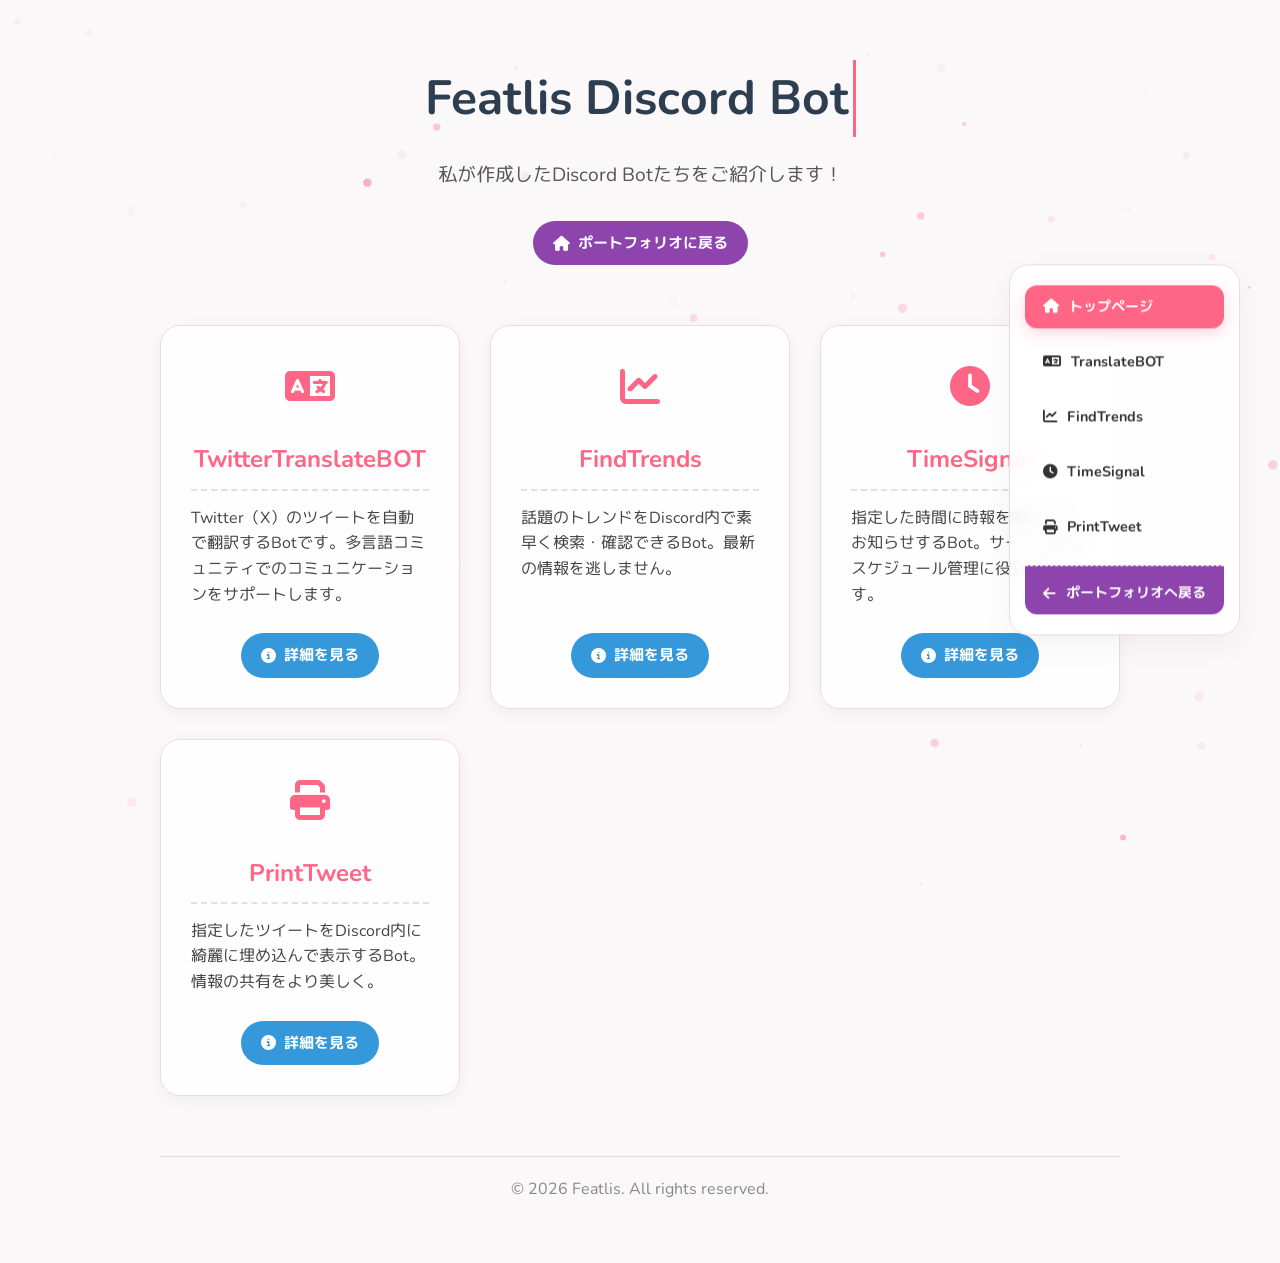
<file: index.html>
<!DOCTYPE html>
<html lang="ja">
<head>
    <meta charset="UTF-8">
    <meta name="viewport" content="width=device-width, initial-scale=1.0">
    <title>Featlis Discord Bots</title>
    <link href="https://fonts.googleapis.com/css2?family=M+PLUS+Rounded+1c:wght@400;700&family=Nunito:wght@400;700&display=swap" rel="stylesheet">
    <link rel="stylesheet" href="https://cdnjs.cloudflare.com/ajax/libs/font-awesome/6.4.0/css/all.min.css">
    <link rel="stylesheet" href="css/style.css">
    <link rel="icon" type="image/png" href="favicon.png">
    <link rel="apple-touch-icon" href="favicon.png">
</head>
<body>
    <!-- 幾何学的な動的パーティクルを描画するキャンバス -->
    <canvas id="particles"></canvas>

    <div class="container">
        <header class="fade-in">
            <h1 class="typing-effect">Featlis Discord Bots</h1>
            <p class="subtitle">私が作成したDiscord Botたちをご紹介します！</p>
            <div style="margin-top: 30px;">
                <a href="https://featlis.github.io" class="btn btn-portfolio">
                    <i class="fa-solid fa-house"></i> ポートフォリオに戻る
                </a>
            </div>
        </header>

        <main>
            <div class="bot-grid">
                <!-- Bot 1 -->
                <div class="card fade-in-up">
                    <div class="card-icon"><i class="fa-solid fa-language"></i></div>
                    <h2>TwitterTranslateBOT</h2>
                    <p>Twitter（X）のツイートを自動で翻訳するBotです。多言語コミュニティでのコミュニケーションをサポートします。</p>
                    <div class="card-actions">
                        <!-- <a href="https://github.com/featlis/TwitterTranslateBOTforDiscord" target="_blank" class="btn btn-github">
                            <i class="fa-brands fa-github"></i> GitHub
                        </a> -->
                        <a href="twitter-translate-bot.html" class="btn btn-detail">
                            <i class="fa-solid fa-circle-info"></i> 詳細を見る
                        </a>
                    </div>
                </div>

                <!-- Bot 2 -->
                <div class="card fade-in-up">
                    <div class="card-icon"><i class="fa-solid fa-chart-line"></i></div>
                    <h2>FindTrends</h2>
                    <p>話題のトレンドをDiscord内で素早く検索・確認できるBot。最新の情報を逃しません。</p>
                    <div class="card-actions">
                        <!-- <a href="https://github.com/featlis/FindTrends-for-Discord" target="_blank" class="btn btn-github">
                            <i class="fa-brands fa-github"></i> GitHub
                        </a> -->
                        <a href="find-trends.html" class="btn btn-detail">
                            <i class="fa-solid fa-circle-info"></i> 詳細を見る
                        </a>
                    </div>
                </div>

                <!-- Bot 3 -->
                <div class="card fade-in-up">
                    <div class="card-icon"><i class="fa-solid fa-clock"></i></div>
                    <h2>TimeSignal</h2>
                    <p>指定した時間に時報を鳴らしてお知らせするBot。サーバー内のスケジュール管理に役立ちます。</p>
                    <div class="card-actions">
                        <!-- <a href="https://github.com/featlis/TimeSignal-for-Discord" target="_blank" class="btn btn-github">
                            <i class="fa-brands fa-github"></i> GitHub
                        </a> -->
                        <a href="time-signal.html" class="btn btn-detail">
                            <i class="fa-solid fa-circle-info"></i> 詳細を見る
                        </a>
                    </div>
                </div>

                <!-- Bot 4 -->
                <div class="card fade-in-up">
                    <div class="card-icon"><i class="fa-solid fa-print"></i></div>
                    <h2>PrintTweet</h2>
                    <p>指定したツイートをDiscord内に綺麗に埋め込んで表示するBot。情報の共有をより美しく。</p>
                    <div class="card-actions">
                        <!-- <a href="https://github.com/featlis/PrintTweet-for-Discord" target="_blank" class="btn btn-github">
                            <i class="fa-brands fa-github"></i> GitHub
                        </a> -->
                        <a href="print-tweet.html" class="btn btn-detail">
                            <i class="fa-solid fa-circle-info"></i> 詳細を見る
                        </a>
                    </div>
                </div>
            </div>
        </main>

        <footer>
            <p>&copy; 2026 Featlis. All rights reserved.</p>
        </footer>
    </div>

    <!-- サイドナビゲーション -->
    <nav class="side-nav">
        <a href="index.html" class="side-nav-item active"><i class="fa-solid fa-house"></i> トップページ</a>
        <a href="twitter-translate-bot.html" class="side-nav-item"><i class="fa-solid fa-language"></i> TranslateBOT</a>
        <a href="find-trends.html" class="side-nav-item"><i class="fa-solid fa-chart-line"></i> FindTrends</a>
        <a href="time-signal.html" class="side-nav-item"><i class="fa-solid fa-clock"></i> TimeSignal</a>
        <a href="print-tweet.html" class="side-nav-item"><i class="fa-solid fa-print"></i> PrintTweet</a>
        <a href="https://featlis.github.io" class="side-nav-item portfolio"><i class="fa-solid fa-arrow-left"></i> ポートフォリオへ戻る</a>
    </nav>

    <script src="js/script.js"></script>
</body>
</html>
</file>
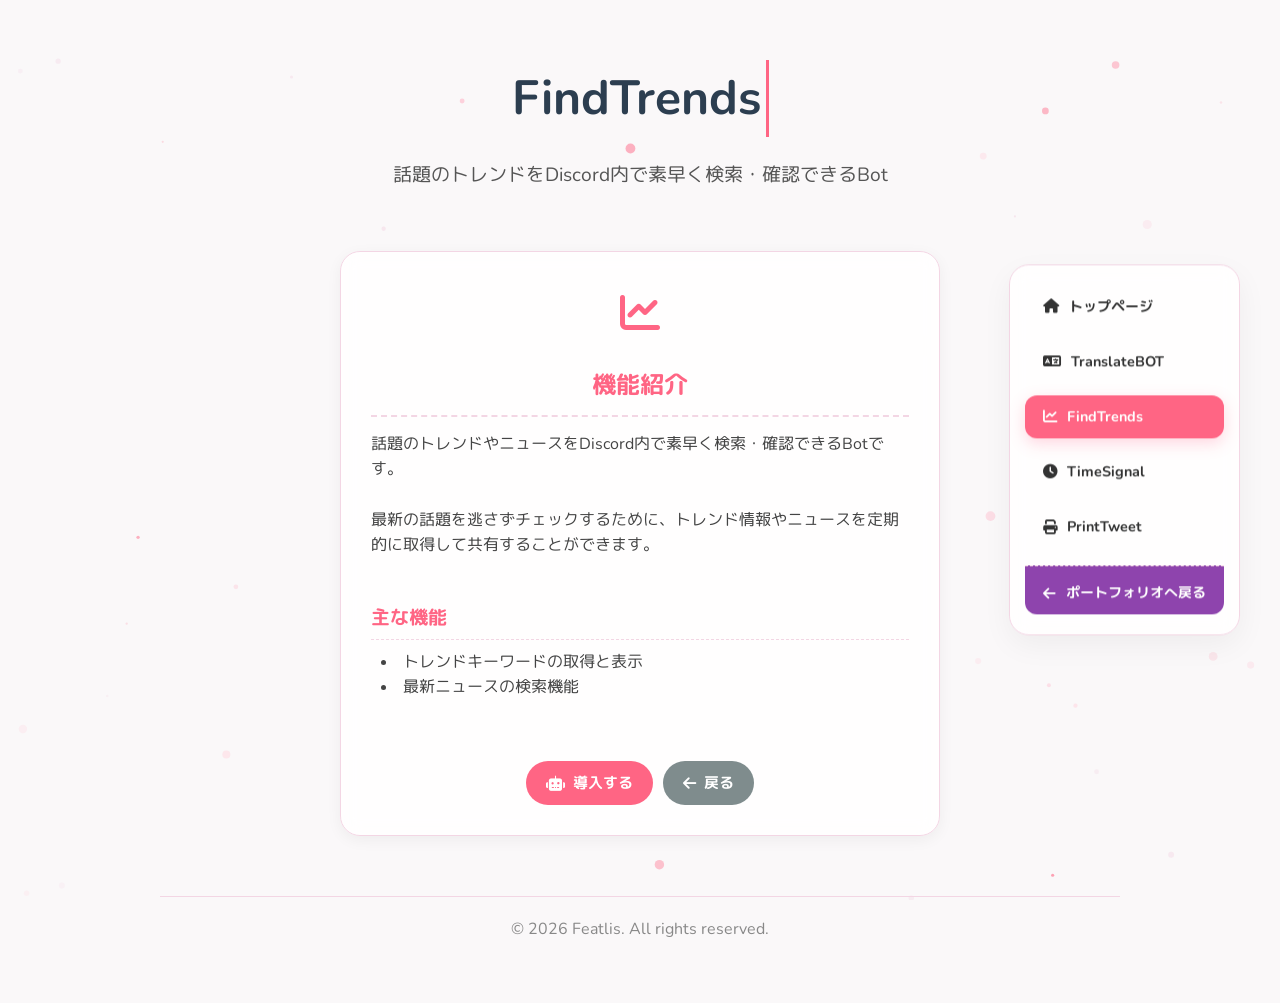
<file: find-trends.html>
<!DOCTYPE html>
<html lang="ja">
<head>
    <meta charset="UTF-8">
    <meta name="viewport" content="width=device-width, initial-scale=1.0">
    <title>FindTrends - Featlis Discord Bots</title>
    <link href="https://fonts.googleapis.com/css2?family=M+PLUS+Rounded+1c:wght@400;700&family=Nunito:wght@400;700&display=swap" rel="stylesheet">
    <link rel="stylesheet" href="https://cdnjs.cloudflare.com/ajax/libs/font-awesome/6.4.0/css/all.min.css">
    <link rel="stylesheet" href="css/style.css">
    <link rel="icon" type="image/png" href="favicon.png">
    <link rel="apple-touch-icon" href="favicon.png">
</head>
<body>
    <canvas id="particles"></canvas>

    <div class="container">
        <header class="fade-in">
            <h1 class="typing-effect">FindTrends</h1>
            <p class="subtitle">話題のトレンドをDiscord内で素早く検索・確認できるBot</p>
        </header>

        <main>
            <div class="card bot-detail fade-in-up">
                <div class="card-icon"><i class="fa-solid fa-chart-line"></i></div>
                <h2>機能紹介</h2>
                <p>話題のトレンドやニュースをDiscord内で素早く検索・確認できるBotです。</p>
                <p>最新の話題を逃さずチェックするために、トレンド情報やニュースを定期的に取得して共有することができます。</p>
                
                <h3 style="margin-top: 20px; color: var(--accent-color); border-bottom: 1px dashed var(--border-color); padding-bottom: 5px;">主な機能</h3>
                <ul style="list-style: inside; margin-bottom: 20px; color: #444; text-align: left; padding: 10px;">
                    <li>トレンドキーワードの取得と表示</li>
                    <li>最新ニュースの検索機能</li>
                </ul>
                <div class="card-actions" style="margin-top: 30px;">
                    <a href="https://discord.com/oauth2/authorize?client_id=1518664593449156719" target="_blank" class="btn btn-invite">
                        <i class="fa-solid fa-robot"></i> 導入する
                    </a>
                    <a href="index.html" class="btn btn-back">
                        <i class="fa-solid fa-arrow-left"></i> 戻る
                    </a>
                </div>
            </div>
        </main>

        <footer>
            <p>&copy; 2026 Featlis. All rights reserved.</p>
        </footer>
    </div>

    <!-- サイドナビゲーション -->
    <nav class="side-nav">
        <a href="index.html" class="side-nav-item"><i class="fa-solid fa-house"></i> トップページ</a>
        <a href="twitter-translate-bot.html" class="side-nav-item"><i class="fa-solid fa-language"></i> TranslateBOT</a>
        <a href="find-trends.html" class="side-nav-item active"><i class="fa-solid fa-chart-line"></i> FindTrends</a>
        <a href="time-signal.html" class="side-nav-item"><i class="fa-solid fa-clock"></i> TimeSignal</a>
        <a href="print-tweet.html" class="side-nav-item"><i class="fa-solid fa-print"></i> PrintTweet</a>
        <a href="https://featlis.github.io" class="side-nav-item portfolio"><i class="fa-solid fa-arrow-left"></i> ポートフォリオへ戻る</a>
    </nav>

    <script src="js/script.js"></script>
</body>
</html>
</file>
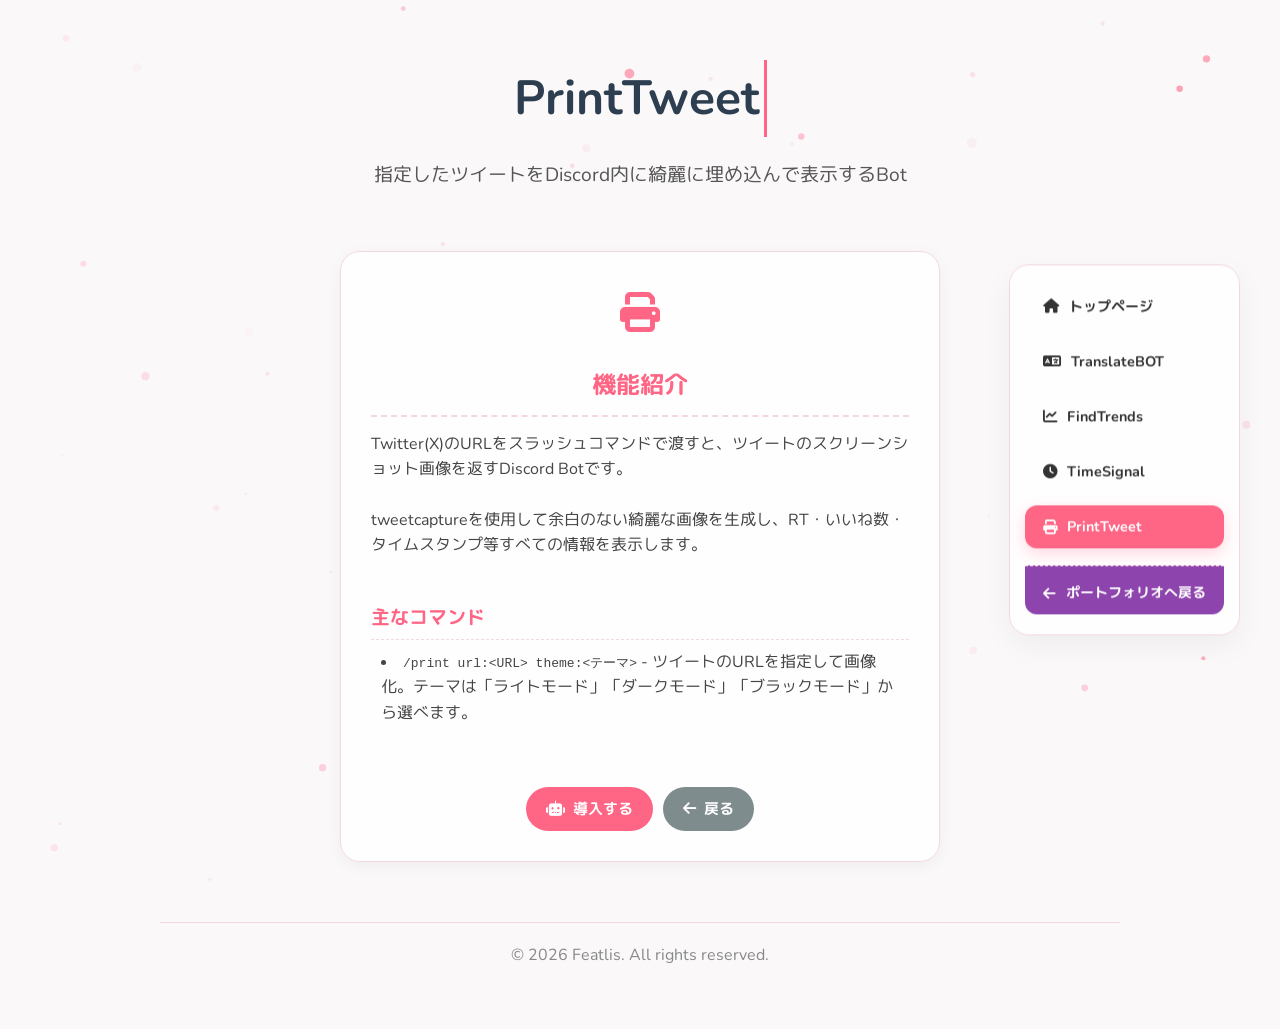
<file: print-tweet.html>
<!DOCTYPE html>
<html lang="ja">
<head>
    <meta charset="UTF-8">
    <meta name="viewport" content="width=device-width, initial-scale=1.0">
    <title>PrintTweet - Featlis Discord Bots</title>
    <link href="https://fonts.googleapis.com/css2?family=M+PLUS+Rounded+1c:wght@400;700&family=Nunito:wght@400;700&display=swap" rel="stylesheet">
    <link rel="stylesheet" href="https://cdnjs.cloudflare.com/ajax/libs/font-awesome/6.4.0/css/all.min.css">
    <link rel="stylesheet" href="css/style.css">
    <link rel="icon" type="image/png" href="favicon.png">
    <link rel="apple-touch-icon" href="favicon.png">
</head>
<body>
    <canvas id="particles"></canvas>

    <div class="container">
        <header class="fade-in">
            <h1 class="typing-effect">PrintTweet</h1>
            <p class="subtitle">指定したツイートをDiscord内に綺麗に埋め込んで表示するBot</p>
        </header>

        <main>
            <div class="card bot-detail fade-in-up">
                <div class="card-icon"><i class="fa-solid fa-print"></i></div>
                <h2>機能紹介</h2>
                <p>Twitter(X)のURLをスラッシュコマンドで渡すと、ツイートのスクリーンショット画像を返すDiscord Botです。</p>
                <p>tweetcaptureを使用して余白のない綺麗な画像を生成し、RT・いいね数・タイムスタンプ等すべての情報を表示します。</p>
                
                <h3 style="margin-top: 20px; color: var(--accent-color); border-bottom: 1px dashed var(--border-color); padding-bottom: 5px;">主なコマンド</h3>
                <ul style="list-style: inside; margin-bottom: 20px; color: #444; text-align: left; padding: 10px;">
                    <li><code>/print url:&lt;URL&gt; theme:&lt;テーマ&gt;</code> - ツイートのURLを指定して画像化。テーマは「ライトモード」「ダークモード」「ブラックモード」から選べます。</li>
                </ul>
                <div class="card-actions" style="margin-top: 30px;">
                    <a href="https://discord.com/oauth2/authorize?client_id=1517826170408665088" target="_blank" class="btn btn-invite">
                        <i class="fa-solid fa-robot"></i> 導入する
                    </a>
                    <a href="index.html" class="btn btn-back">
                        <i class="fa-solid fa-arrow-left"></i> 戻る
                    </a>
                </div>
            </div>
        </main>

        <footer>
            <p>&copy; 2026 Featlis. All rights reserved.</p>
        </footer>
    </div>

    <!-- サイドナビゲーション -->
    <nav class="side-nav">
        <a href="index.html" class="side-nav-item"><i class="fa-solid fa-house"></i> トップページ</a>
        <a href="twitter-translate-bot.html" class="side-nav-item"><i class="fa-solid fa-language"></i> TranslateBOT</a>
        <a href="find-trends.html" class="side-nav-item"><i class="fa-solid fa-chart-line"></i> FindTrends</a>
        <a href="time-signal.html" class="side-nav-item"><i class="fa-solid fa-clock"></i> TimeSignal</a>
        <a href="print-tweet.html" class="side-nav-item active"><i class="fa-solid fa-print"></i> PrintTweet</a>
        <a href="https://featlis.github.io" class="side-nav-item portfolio"><i class="fa-solid fa-arrow-left"></i> ポートフォリオへ戻る</a>
    </nav>

    <script src="js/script.js"></script>
</body>
</html>
</file>
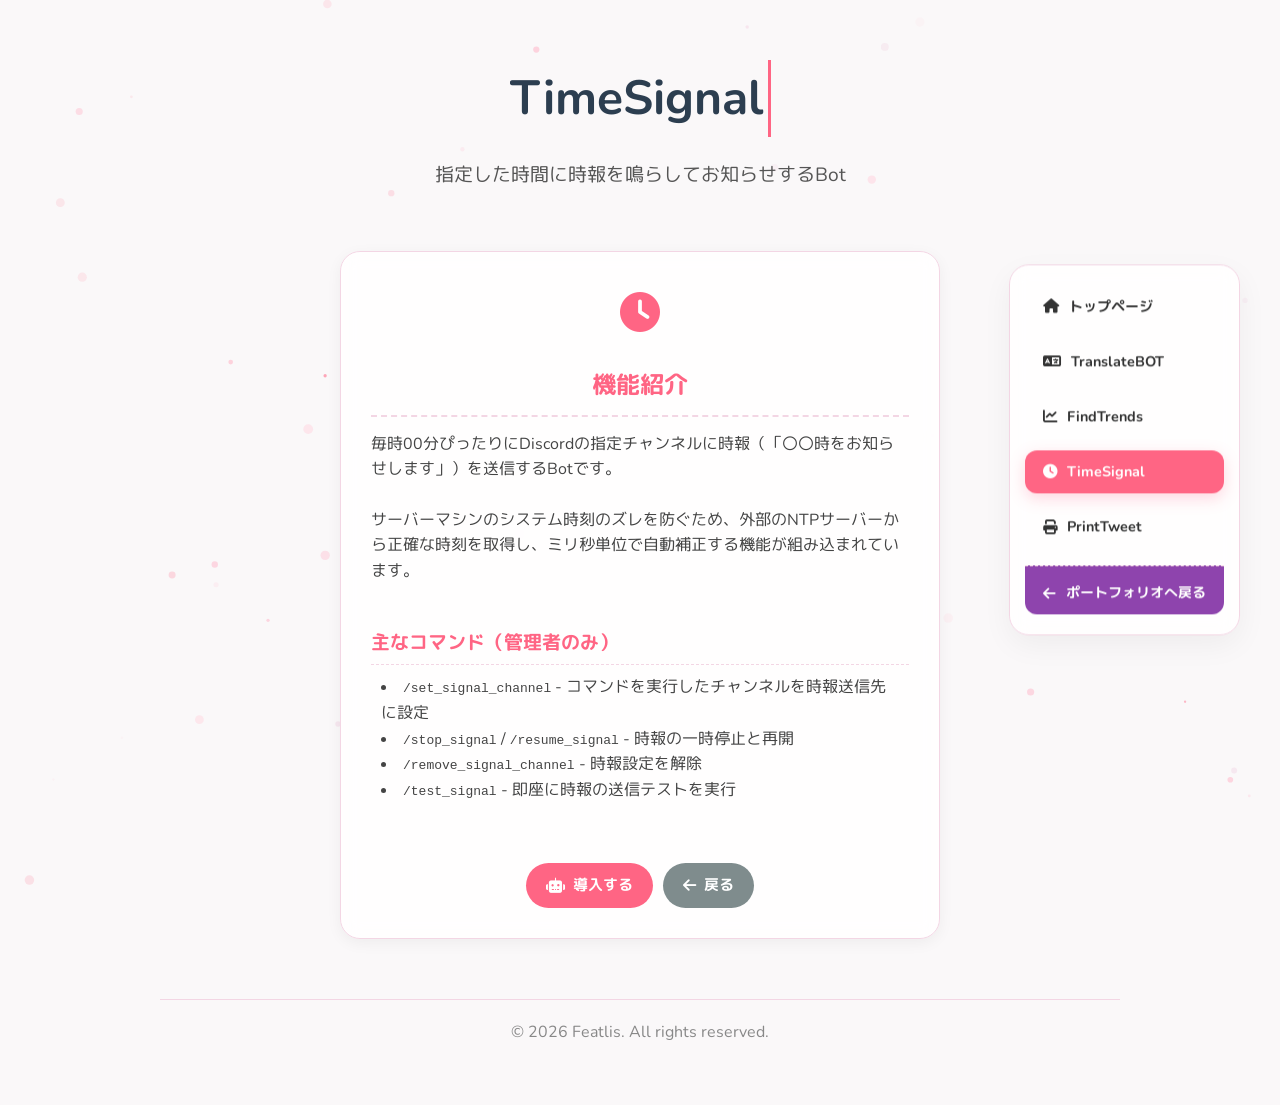
<file: time-signal.html>
<!DOCTYPE html>
<html lang="ja">
<head>
    <meta charset="UTF-8">
    <meta name="viewport" content="width=device-width, initial-scale=1.0">
    <title>TimeSignal - Featlis Discord Bots</title>
    <link href="https://fonts.googleapis.com/css2?family=M+PLUS+Rounded+1c:wght@400;700&family=Nunito:wght@400;700&display=swap" rel="stylesheet">
    <link rel="stylesheet" href="https://cdnjs.cloudflare.com/ajax/libs/font-awesome/6.4.0/css/all.min.css">
    <link rel="stylesheet" href="css/style.css">
    <link rel="icon" type="image/png" href="favicon.png">
    <link rel="apple-touch-icon" href="favicon.png">
</head>
<body>
    <canvas id="particles"></canvas>

    <div class="container">
        <header class="fade-in">
            <h1 class="typing-effect">TimeSignal</h1>
            <p class="subtitle">指定した時間に時報を鳴らしてお知らせするBot</p>
        </header>

        <main>
            <div class="card bot-detail fade-in-up">
                <div class="card-icon"><i class="fa-solid fa-clock"></i></div>
                <h2>機能紹介</h2>
                <p>毎時00分ぴったりにDiscordの指定チャンネルに時報（「〇〇時をお知らせします」）を送信するBotです。</p>
                <p>サーバーマシンのシステム時刻のズレを防ぐため、外部のNTPサーバーから正確な時刻を取得し、ミリ秒単位で自動補正する機能が組み込まれています。</p>
                
                <h3 style="margin-top: 20px; color: var(--accent-color); border-bottom: 1px dashed var(--border-color); padding-bottom: 5px;">主なコマンド（管理者のみ）</h3>
                <ul style="list-style: inside; margin-bottom: 20px; color: #444; text-align: left; padding: 10px;">
                    <li><code>/set_signal_channel</code> - コマンドを実行したチャンネルを時報送信先に設定</li>
                    <li><code>/stop_signal</code> / <code>/resume_signal</code> - 時報の一時停止と再開</li>
                    <li><code>/remove_signal_channel</code> - 時報設定を解除</li>
                    <li><code>/test_signal</code> - 即座に時報の送信テストを実行</li>
                </ul>
                <div class="card-actions" style="margin-top: 30px;">
                    <a href="https://discord.com/oauth2/authorize?client_id=1517572707246411869" target="_blank" class="btn btn-invite">
                        <i class="fa-solid fa-robot"></i> 導入する
                    </a>
                    <a href="index.html" class="btn btn-back">
                        <i class="fa-solid fa-arrow-left"></i> 戻る
                    </a>
                </div>
            </div>
        </main>

        <footer>
            <p>&copy; 2026 Featlis. All rights reserved.</p>
        </footer>
    </div>

    <!-- サイドナビゲーション -->
    <nav class="side-nav">
        <a href="index.html" class="side-nav-item"><i class="fa-solid fa-house"></i> トップページ</a>
        <a href="twitter-translate-bot.html" class="side-nav-item"><i class="fa-solid fa-language"></i> TranslateBOT</a>
        <a href="find-trends.html" class="side-nav-item"><i class="fa-solid fa-chart-line"></i> FindTrends</a>
        <a href="time-signal.html" class="side-nav-item active"><i class="fa-solid fa-clock"></i> TimeSignal</a>
        <a href="print-tweet.html" class="side-nav-item"><i class="fa-solid fa-print"></i> PrintTweet</a>
        <a href="https://featlis.github.io" class="side-nav-item portfolio"><i class="fa-solid fa-arrow-left"></i> ポートフォリオへ戻る</a>
    </nav>

    <script src="js/script.js"></script>
</body>
</html>
</file>
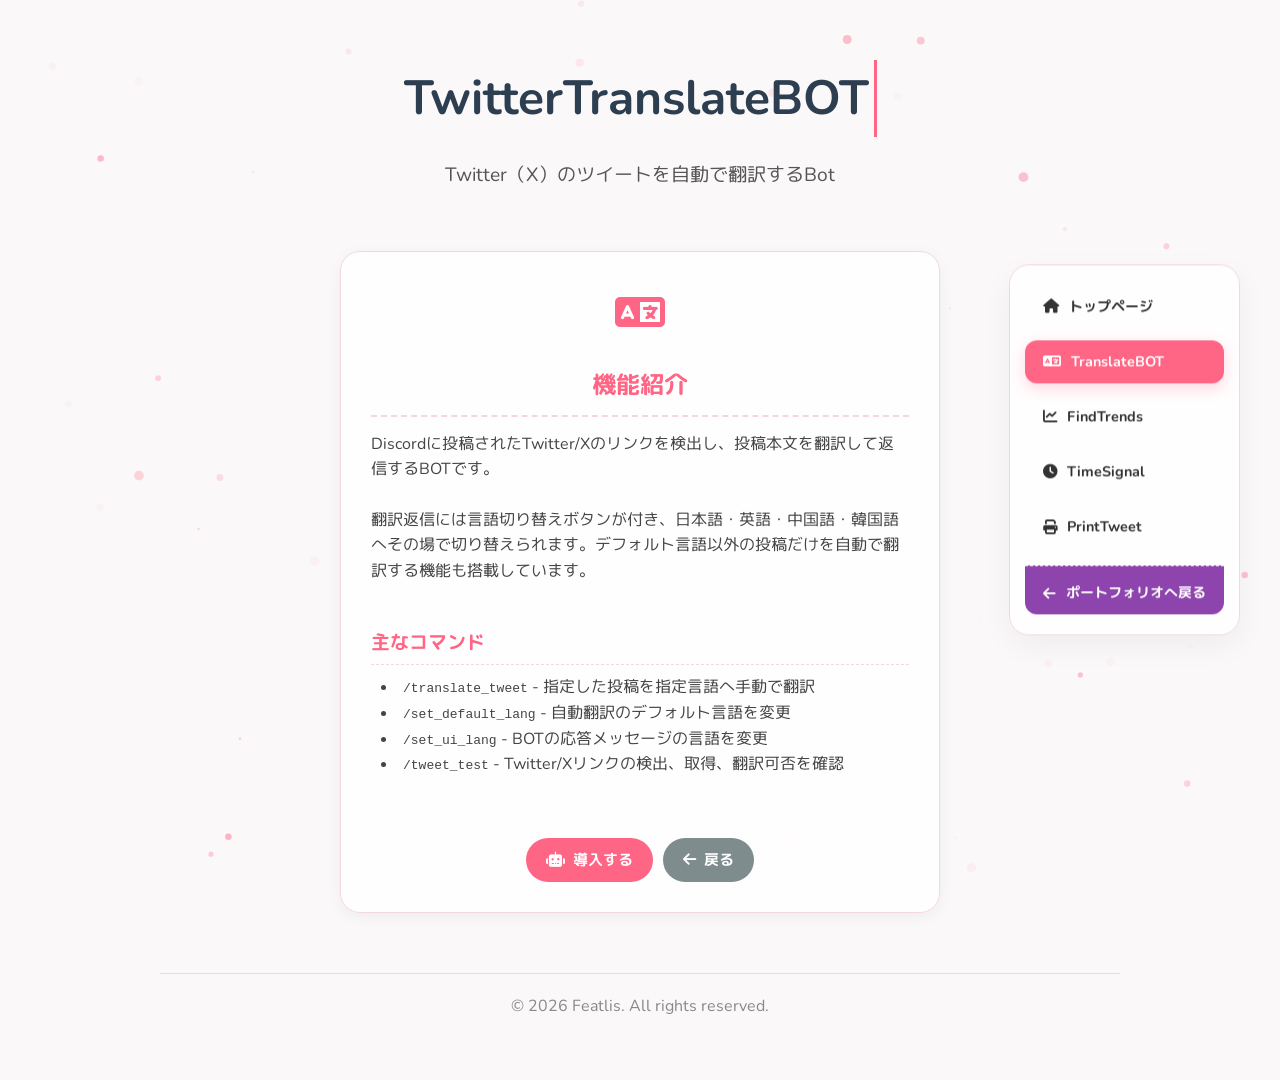
<file: twitter-translate-bot.html>
<!DOCTYPE html>
<html lang="ja">
<head>
    <meta charset="UTF-8">
    <meta name="viewport" content="width=device-width, initial-scale=1.0">
    <title>TwitterTranslateBOT - Featlis Discord Bots</title>
    <link href="https://fonts.googleapis.com/css2?family=M+PLUS+Rounded+1c:wght@400;700&family=Nunito:wght@400;700&display=swap" rel="stylesheet">
    <link rel="stylesheet" href="https://cdnjs.cloudflare.com/ajax/libs/font-awesome/6.4.0/css/all.min.css">
    <link rel="stylesheet" href="css/style.css">
    <link rel="icon" type="image/png" href="favicon.png">
    <link rel="apple-touch-icon" href="favicon.png">
</head>
<body>
    <canvas id="particles"></canvas>

    <div class="container">
        <header class="fade-in">
            <h1 class="typing-effect">TwitterTranslateBOT</h1>
            <p class="subtitle">Twitter（X）のツイートを自動で翻訳するBot</p>
        </header>

        <main>
            <div class="card bot-detail fade-in-up">
                <div class="card-icon"><i class="fa-solid fa-language"></i></div>
                <h2>機能紹介</h2>
                <p>Discordに投稿されたTwitter/Xのリンクを検出し、投稿本文を翻訳して返信するBOTです。</p>
                <p>翻訳返信には言語切り替えボタンが付き、日本語・英語・中国語・韓国語へその場で切り替えられます。デフォルト言語以外の投稿だけを自動で翻訳する機能も搭載しています。</p>
                
                <h3 style="margin-top: 20px; color: var(--accent-color); border-bottom: 1px dashed var(--border-color); padding-bottom: 5px;">主なコマンド</h3>
                <ul style="list-style: inside; margin-bottom: 20px; color: #444; text-align: left; padding: 10px;">
                    <li><code>/translate_tweet</code> - 指定した投稿を指定言語へ手動で翻訳</li>
                    <li><code>/set_default_lang</code> - 自動翻訳のデフォルト言語を変更</li>
                    <li><code>/set_ui_lang</code> - BOTの応答メッセージの言語を変更</li>
                    <li><code>/tweet_test</code> - Twitter/Xリンクの検出、取得、翻訳可否を確認</li>
                </ul>
                <div class="card-actions" style="margin-top: 30px;">
                    <a href="https://discord.com/oauth2/authorize?client_id=1511184727808151784" target="_blank" class="btn btn-invite">
                        <i class="fa-solid fa-robot"></i> 導入する
                    </a>
                    <a href="index.html" class="btn btn-back">
                        <i class="fa-solid fa-arrow-left"></i> 戻る
                    </a>
                </div>
            </div>
        </main>

        <footer>
            <p>&copy; 2026 Featlis. All rights reserved.</p>
        </footer>
    </div>

    <!-- サイドナビゲーション -->
    <nav class="side-nav">
        <a href="index.html" class="side-nav-item"><i class="fa-solid fa-house"></i> トップページ</a>
        <a href="twitter-translate-bot.html" class="side-nav-item active"><i class="fa-solid fa-language"></i> TranslateBOT</a>
        <a href="find-trends.html" class="side-nav-item"><i class="fa-solid fa-chart-line"></i> FindTrends</a>
        <a href="time-signal.html" class="side-nav-item"><i class="fa-solid fa-clock"></i> TimeSignal</a>
        <a href="print-tweet.html" class="side-nav-item"><i class="fa-solid fa-print"></i> PrintTweet</a>
        <a href="https://featlis.github.io" class="side-nav-item portfolio"><i class="fa-solid fa-arrow-left"></i> ポートフォリオへ戻る</a>
    </nav>

    <script src="js/script.js"></script>
</body>
</html>
</file>
<file: css/style.css>
:root {
    --bg-color: #faf8f9;
    --text-color: #333333;
    --accent-color: #ff6584;
    --border-color: #f3d6e4;
    --card-bg: rgba(255, 255, 255, 0.85); /* 背景のパーティクルが透けるように調整 */
    --hover-shadow: rgba(255, 101, 132, 0.25);
    --btn-github: #2c3e50;
    --btn-github-hover: #1a252f;
    --btn-portfolio: #8e44ad;
    --btn-portfolio-hover: #732d91;
    --btn-back: #7f8c8d;
    --btn-back-hover: #606b6c;
    --btn-detail: #3498db;
    --btn-detail-hover: #2980b9;
}

* {
    box-sizing: border-box;
    margin: 0;
    padding: 0;
}

body {
    font-family: "Nunito", "M PLUS Rounded 1c", -apple-system, BlinkMacSystemFont, "Segoe UI", Helvetica, Arial, sans-serif;
    background-color: var(--bg-color);
    color: var(--text-color);
    line-height: 1.6;
    overflow-x: hidden;
    position: relative;
}

/* パーティクルの背景用 */
#particles {
    position: fixed;
    top: 0;
    left: 0;
    width: 100%;
    height: 100%;
    z-index: -1;
    pointer-events: none;
}

.container {
    max-width: 1000px;
    margin: 0 auto;
    padding: 60px 20px;
}

header {
    text-align: center;
    margin-bottom: 60px;
}

h1 {
    color: #2c3e50;
    font-size: 3rem;
    margin-bottom: 10px;
    display: inline-block;
    border-right: 3px solid var(--accent-color);
    padding-right: 5px;
    white-space: nowrap;
    overflow: hidden;
    margin: 0 auto;
}

.subtitle {
    color: #555;
    font-size: 1.2rem;
    margin-top: 15px;
    opacity: 0;
    animation: fadeIn 1s ease forwards 1.5s; /* タイピングエフェクト完了後にフェードイン */
}

.bot-grid {
    display: grid;
    grid-template-columns: repeat(auto-fit, minmax(300px, 1fr));
    gap: 30px;
}

.card {
    background-color: var(--card-bg);
    border: 1px solid var(--border-color);
    border-radius: 20px;
    padding: 30px;
    box-shadow: 0 4px 15px rgba(0, 0, 0, 0.05);
    transition: transform 0.4s cubic-bezier(0.175, 0.885, 0.32, 1.275), box-shadow 0.4s ease, border-color 0.4s ease;
    display: flex;
    flex-direction: column;
    backdrop-filter: blur(10px);
    -webkit-backdrop-filter: blur(10px);
}

.card:hover {
    transform: translateY(-10px) scale(1.02);
    box-shadow: 0 15px 30px var(--hover-shadow);
    border-color: var(--accent-color);
}

.card-icon {
    font-size: 2.5rem;
    color: var(--accent-color);
    margin-bottom: 20px;
    text-align: center;
    transition: transform 0.3s ease;
}

.card:hover .card-icon {
    transform: scale(1.2) rotate(5deg);
}

.card h2 {
    color: var(--accent-color);
    font-size: 1.5rem;
    margin-bottom: 15px;
    text-align: center;
    border-bottom: 2px dashed var(--border-color);
    padding-bottom: 10px;
}

.card p {
    flex-grow: 1;
    margin-bottom: 25px;
    color: #444;
}

.card-actions {
    display: flex;
    gap: 10px;
    justify-content: center;
}

.btn {
    text-decoration: none;
    padding: 10px 20px;
    border-radius: 50px;
    font-weight: bold;
    font-size: 0.95rem;
    display: inline-flex;
    align-items: center;
    gap: 8px;
    transition: all 0.3s ease;
    cursor: pointer;
}

.btn-github {
    background-color: var(--btn-github);
    color: white;
}

.btn-github:hover {
    background-color: var(--btn-github-hover);
    transform: translateY(-2px);
    box-shadow: 0 5px 15px rgba(44, 62, 80, 0.3);
}

.btn-invite {
    background-color: var(--accent-color);
    color: white;
}

.btn-invite:hover {
    background-color: #e65574;
    transform: translateY(-2px);
    box-shadow: 0 5px 15px var(--hover-shadow);
}

.btn-portfolio {
    background-color: var(--btn-portfolio);
    color: white;
}

.btn-portfolio:hover {
    background-color: var(--btn-portfolio-hover);
    transform: translateY(-2px);
    box-shadow: 0 5px 15px rgba(142, 68, 173, 0.3);
}

.btn-back {
    background-color: var(--btn-back);
    color: white;
}

.btn-back:hover {
    background-color: var(--btn-back-hover);
    transform: translateY(-2px);
    box-shadow: 0 5px 15px rgba(127, 140, 141, 0.3);
}

.btn-detail {
    background-color: var(--btn-detail);
    color: white;
}

.btn-detail:hover {
    background-color: var(--btn-detail-hover);
    transform: translateY(-2px);
    box-shadow: 0 5px 15px rgba(52, 152, 219, 0.3);
}

.bot-detail {
    max-width: 600px;
    margin: 0 auto;
}

footer {
    text-align: center;
    margin-top: 60px;
    padding-top: 20px;
    border-top: 1px solid var(--border-color);
    color: #888;
}

/* Animations */
.fade-in {
    opacity: 0;
    animation: fadeIn 1s ease forwards;
}

.fade-in-up {
    opacity: 0;
    transform: translateY(30px);
    transition: opacity 0.8s ease, transform 0.8s cubic-bezier(0.175, 0.885, 0.32, 1.275);
}

.fade-in-up.visible {
    opacity: 1;
    transform: translateY(0);
}

@keyframes fadeIn {
    from { opacity: 0; }
    to { opacity: 1; }
}

/* スマホ対応 */
@media (max-width: 600px) {
    h1 {
        font-size: 2.2rem;
    }
    .card-actions {
        flex-direction: column;
    }
    .btn {
        justify-content: center;
    }
}

/* サイドナビゲーション */
.side-nav {
    position: fixed;
    right: 40px;
    top: 50%;
    transform: translateY(-50%);
    background: rgba(255, 255, 255, 0.85);
    border: 1px solid var(--border-color);
    border-radius: 20px;
    padding: 20px 15px;
    box-shadow: 0 10px 30px rgba(0, 0, 0, 0.05);
    backdrop-filter: blur(10px);
    -webkit-backdrop-filter: blur(10px);
    z-index: 100;
    display: flex;
    flex-direction: column;
    gap: 12px;
    transition: all 0.3s ease;
}

.side-nav-item {
    text-decoration: none;
    color: var(--text-color);
    padding: 10px 18px;
    border-radius: 12px;
    font-size: 0.9rem;
    font-weight: bold;
    transition: all 0.3s ease;
    display: flex;
    align-items: center;
    gap: 10px;
    white-space: nowrap;
}

.side-nav-item:hover {
    background-color: rgba(255, 101, 132, 0.15);
    color: var(--accent-color);
    transform: translateX(-3px);
}

.side-nav-item.active {
    background-color: var(--accent-color);
    color: white;
    box-shadow: 0 5px 15px var(--hover-shadow);
}

.side-nav-item.active:hover {
    color: white;
    transform: none;
}

.side-nav-item.portfolio {
    background-color: var(--btn-portfolio);
    color: white;
    margin-top: 5px;
    border-top: 1px dashed var(--border-color);
    padding-top: 15px;
    border-radius: 0 0 12px 12px;
}

.side-nav-item.portfolio:hover {
    background-color: var(--btn-portfolio-hover);
    color: white;
    transform: translateY(-2px);
    box-shadow: 0 5px 15px rgba(142, 68, 173, 0.3);
}

/* 画面幅が狭い場合のレスポンシブ対応 */
@media (max-width: 1200px) {
    .side-nav {
        position: static;
        transform: none;
        flex-direction: row;
        flex-wrap: wrap;
        justify-content: center;
        margin: 40px auto 0;
        max-width: 90%;
        top: auto;
        right: auto;
    }
    
    .side-nav-item {
        font-size: 0.85rem;
        padding: 8px 14px;
    }
    
    .side-nav-item.portfolio {
        margin-top: 0;
        border-top: none;
        padding-top: 8px;
        border-radius: 12px;
    }
    
    .side-nav-item:hover {
        transform: translateY(-2px);
    }
}
</file>
